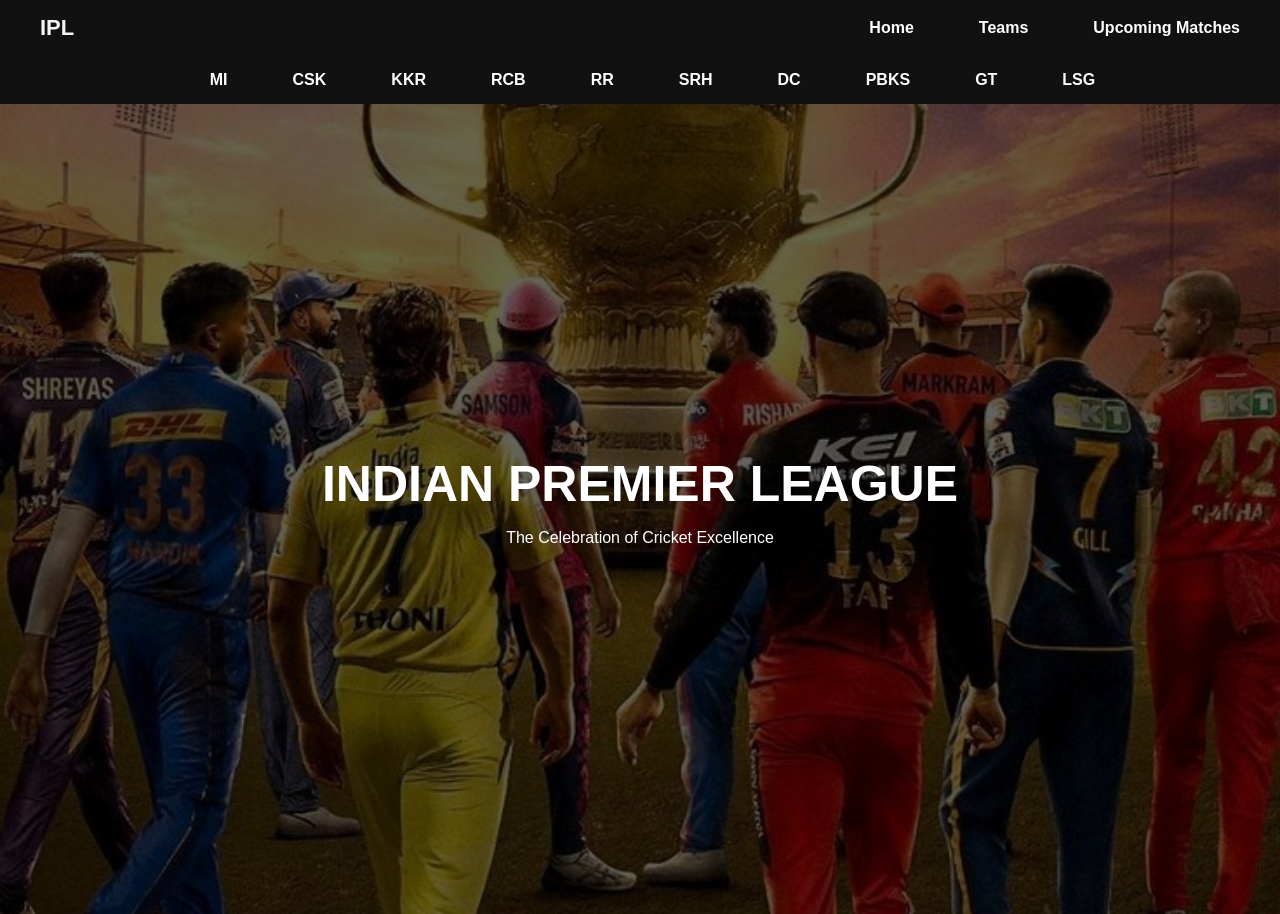
<file: index.html>
<!DOCTYPE html>
<html lang="en">
<head>
    <meta charset="UTF-8">
    <title>IPL Website</title>
    <link rel="stylesheet" href="style.css">
</head>
<body>

    <!-- NAVBAR -->
    <nav class="navbar">
        <div class="logo-text">IPL</div>
        <ul class="nav-links">
            <li><a href="index.html">Home</a></li>
            <li><a href="teams.html">Teams</a></li>
            <li><a href="score.html">Upcoming Matches</a></li>
        </ul>
    </nav>
    <nav class="navbar" > 
        <ul class="nav-links" style="margin:auto">
            <li><a href="mi.html">MI</a></li>
            <li><a href="csk.html">CSK</a></li>
            <li><a href="kkr.html">KKR</a></li>
            <li><a href="rcb.html">RCB</a></li>
            <li><a href="rr.html">RR</a></li>
            <li><a href="srh.html">SRH</a></li>
            <li><a href="dc.html">DC</a></li>
            <li><a href="pj.html">PBKS</a></li>
            <li><a href="gt.html">GT</a></li>
            <li><a href="lsg.html">LSG</a></li>
        </ul>
    </nav>

    <!-- HERO SECTION -->
    <section class="hero">
        <div class="hero-content">
            <h1><b>INDIAN PREMIER LEAGUE</b></h1>
            <p>The Celebration of Cricket Excellence</p>
        </div>
        <video autoplay muted loop id="bg-video">
  <source src="background.jpeg" type="video/mp4">
  Your browser does not support HTML5 video.
</video>
    </section>

</body>
</html>
</file>
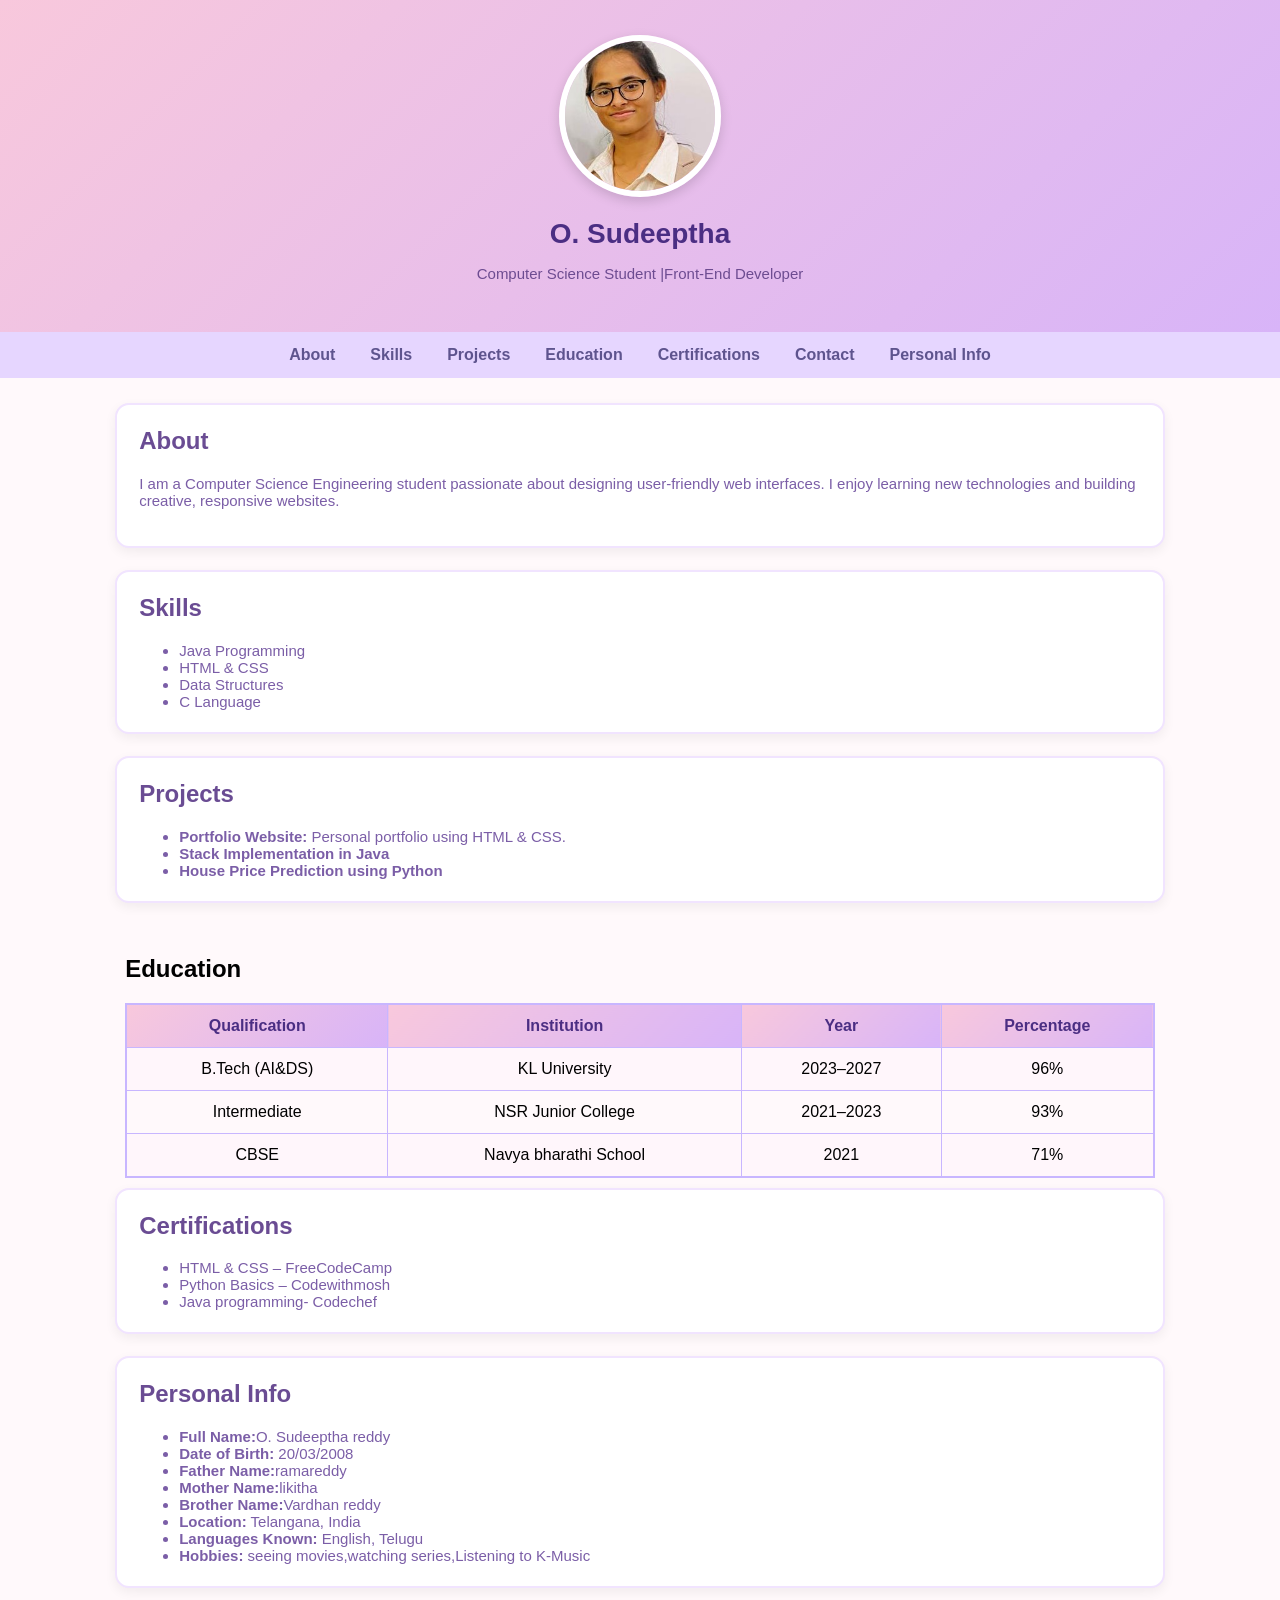
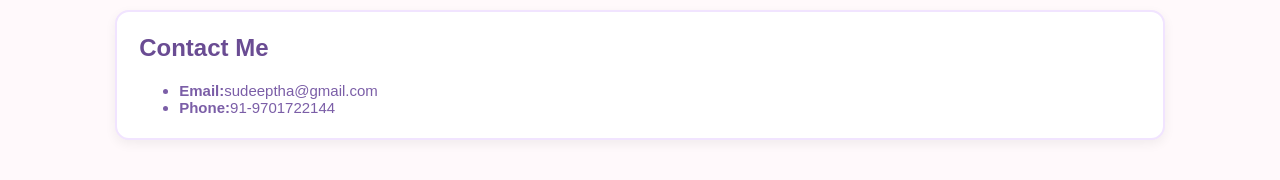
<file: resume.html>
<!DOCTYPE html>
<html lang="en">
<head>
  <meta charset="UTF-8" />
  <meta name="viewport" content="width=device-width, initial-scale=1.0"/>
  <title> Sudeeptha Portfolio</title>
  <style>
    body 
    {
      margin: 0;
      padding: 0;
      font-family: Verdana, Geneva, Tahoma, sans-serif;
      background: #fff9fb;
    }
    /* Table Styling */
table {
    width: 100%;
    border-collapse: collapse;
    margin-top: 15px;
    border: 2px solid #c8b6ff;   /* Outer border */
}

th, td {
    border: 1.5px solid #c8b6ff;  /* Row & column lines */
    padding: 12px;
    text-align: center;
}

th {
    background: linear-gradient(135deg, #f8c8dc, #d8b4f8);
    color: #4b2e83;
}

tr:nth-child(even) {
    background-color: #fff6fb;
}

    .header {
      text-align: center;
      padding: 35px 20px;
      background: linear-gradient(135deg, #f8c8dc, #d8b4f8);
      color: #4b2e83;
    }
    .profile-img {
      width: 150px;
      height: 150px;
      border-radius: 50%;
      border: 6px solid #ffffff;
      object-fit: cover;
      margin-bottom: 12px;
      box-shadow: 0 4px 12px rgba(0,0,0,0.15);
    }
    h1 
    {
      margin: 5px 0;
      font-size: 28px;
    }
    .tagline {
      font-size: 15px;
      color: #6d4c91;
    }
    .navbar {
      display: flex;
      justify-content: center;
      gap: 35px;
      background: #e6d6ff;
      padding: 14px 0;
      font-weight: bold;
    }
    .navbar a {
      color: #5e548e;
      text-decoration: none;
      transition: 0.3s;
    }
    .navbar a:hover {
      color: #ff8fab;
    }
    .container {
      width: 82%;
      margin: auto;
      margin-top: 25px;
      margin-bottom: 40px;
    }
    .section {
      padding: 22px;
      margin-bottom: 22px;
      border-radius: 14px;
      background: #ffffff;
      border: 2px solid #f1e4ff;
      box-shadow: 0px 4px 12px rgba(0,0,0,0.06);
    }
    .section h2 {
      margin-top: 0;
      color: #6a4c93;
    }

    ul {
      margin: 0;l̥ō
      padding-left: 20px;
      color: #7b5ea7;
      font-size: 15px;
    }

    p {
      color: #7b5ea7;
      font-size: 15px;
    }
    #education{
        padding: 10px;
    }
    .certifications{
        padding: 50px;
        margin: 20px;
    }
    .footer {
      text-align: center;
      padding: 16px;
      background: #e6d6ff;
      color: #5e548e;
      font-size: 14px;
    }

    .footer a {
      color: #ff8fab;
      text-decoration: none;
      font-weight: bold;
    }
    .footer a:hover {
      text-decoration: underline;
    }
  </style>
</head>
<body>
  <div class="header">
    <img src="respro.jpeg" alt="Profile Photo" class="profile-img">
    <h1>O. Sudeeptha </h1>
    <p class="tagline"> Computer Science Student |Front-End Developer  </p>
  </div>
  <div class="navbar">
    <a href="#about">About</a>
    <a href="#skills">Skills</a>
    <a href="#projects">Projects</a>
    <a href="#education">Education</a>
    <a href="#certifications">Certifications</a>
    <a href="#contact">Contact</a>
    <a href="#personal-info">Personal Info</a>
  </div>
  <div class="container">
    <div class="section" id="about">
      <h2>About </h2>
      <p>
        I am a Computer Science Engineering student passionate about designing
        user-friendly web interfaces. I enjoy learning new technologies and
        building creative, responsive websites.
      </p>
    </div>
    <div class="section" id="skills">
      <h2>Skills</h2>
      <ul>
        <li>Java Programming</li>
        <li>HTML & CSS</li>
        <li>Data Structures</li>
        <li>C Language</li>
      </ul>
    </div>
    <div class="section" id="projects">
      <h2>Projects</h2>
      <ul>
        <li><b>Portfolio Website:</b> Personal portfolio using HTML & CSS.</li>
        <li><b>Stack Implementation in Java</b></li>
            <li><b>House Price Prediction using Python</b></li>
      </div>
<!-- Education Section -->
<section id="education">
    <h2>Education</h2>
    <table>
        <tr>
            <th>Qualification</th>
            <th>Institution</th>
            <th>Year</th>
            <th>Percentage</th>
        </tr>
        <tr>
            <td>B.Tech (AI&DS)</td>
            <td>KL University</td>
            <td>2023–2027</td>
            <td>96%</td>
        </tr>
        <tr>
            <td>Intermediate</td>
            <td>NSR Junior College</td>
            <td>2021–2023</td>
            <td>93%</td>
        </tr>
        <tr>
            <td>CBSE</td>
            <td>Navya bharathi School</td>
            <td>2021</td>
            <td>71%</td>
        </tr>
    </table>
</section>

    <div class="section" id="certifications">
      <h2>Certifications</h2>
      <ul>
        <li>HTML & CSS – FreeCodeCamp</li>
        <li>Python Basics – Codewithmosh</li>
        <li>Java programming- Codechef</li>
      </ul>
    </div>
<div class="section" id="personal-info">
  <h2>Personal Info</h2>
  <ul>
    <li><b>Full Name:</b>O. Sudeeptha reddy </li>
    <li><b>Date of Birth:</b> 20/03/2008</li>
    <li><b>Father Name:</b>ramareddy</li>
    <li><b>Mother Name:</b>likitha</li>
    <li><b>Brother Name:</b>Vardhan reddy</li>
    <li><b>Location:</b> Telangana, India</li>
    <li><b>Languages Known:</b> English, Telugu</li>
    <li><b>Hobbies:</b> seeing movies,watching series,Listening to K-Music</li>
  </ul>
</div>
    <div class="section" id="contact">
      <h2>Contact Me</h2>
      <ul>
        <li><b>Email:</b>sudeeptha@gmail.com</li>
        <li><b>Phone:</b>91-9701722144</li>
          </a>
        </li>
      </ul>
    </div>
  </div>
  
</body>
</html>
</file>
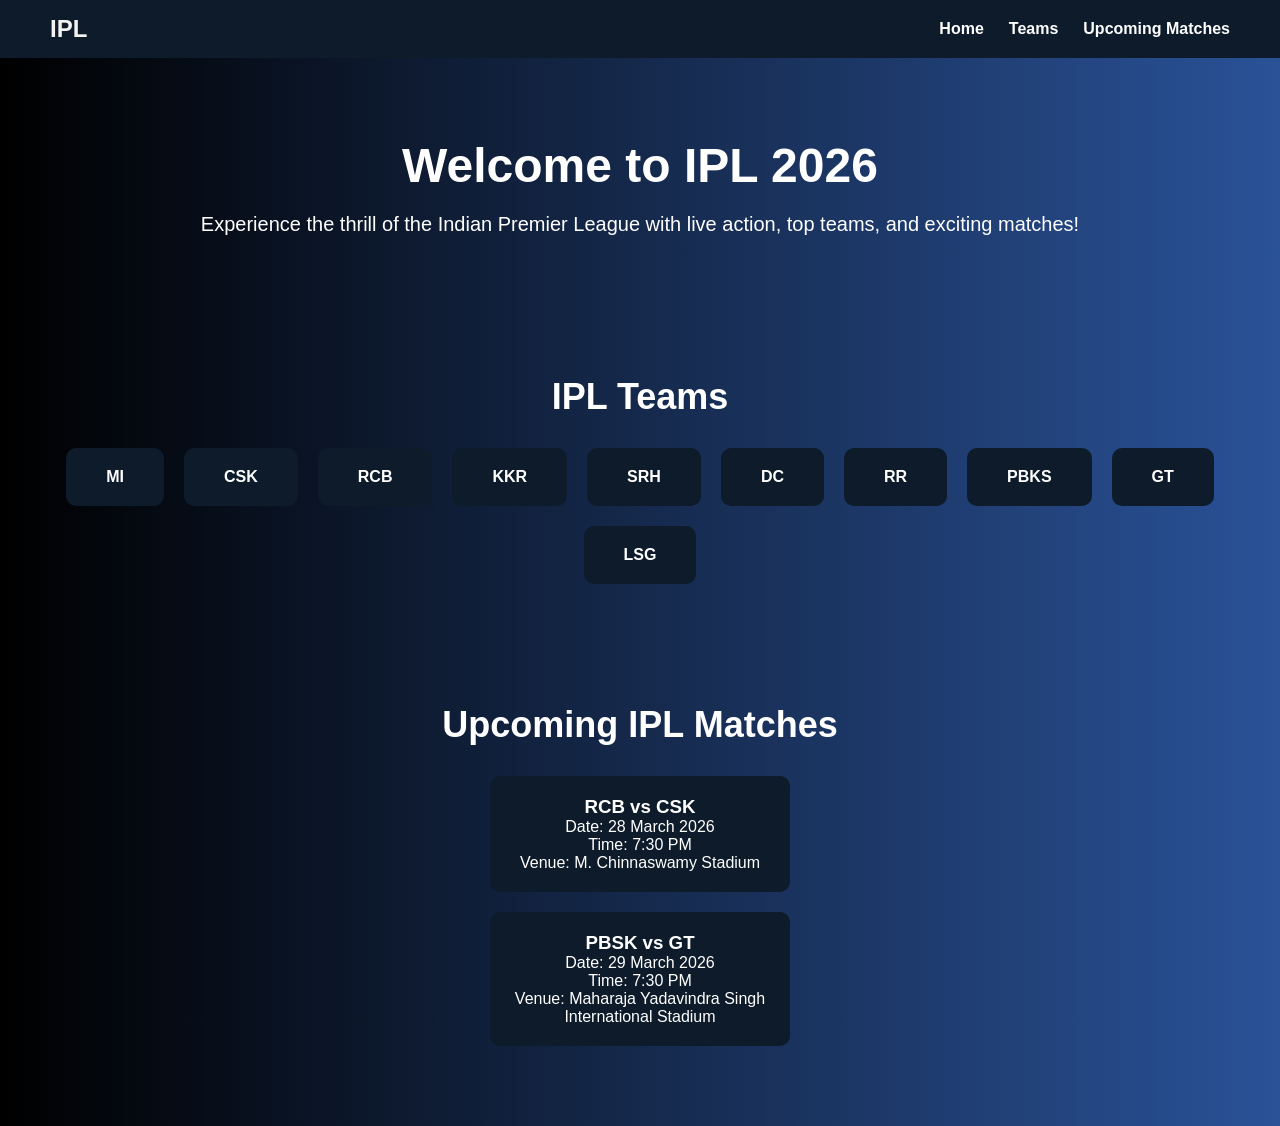
<file: score.html>
<!DOCTYPE html>
<html>
<head>
    <title>IPL Website</title>
    <link rel="stylesheet" href="viewscore.css">
</head>
<body>

    <!-- NAVBAR -->
    <nav class="navbar">
        <div class="logo">IPL   </div>
        <ul class="nav-links">
            <li><a href="index.html">Home</a></li>
            <li><a href="teams.html">Teams</a></li>
            <li><a href="score.html">Upcoming Matches</a></li>
        </ul>
    </nav>

    <!-- HOME SECTION -->
    <section id="home" class="home">
        <h1>Welcome to IPL 2026</h1>
        <p>Experience the thrill of the Indian Premier League with live action, top teams, and exciting matches!</p>
    </section>

    <!-- TEAMS SECTION -->
    <section id="teams" class="teams">
        <h2>IPL Teams</h2>
        <div class="team-container">
            <div class="team-card">MI</div>
            <div class="team-card">CSK</div>
            <div class="team-card">RCB</div>
            <div class="team-card">KKR</div>
            <div class="team-card">SRH</div>
            <div class="team-card">DC</div>
            <div class="team-card">RR</div>
            <div class="team-card">PBKS</div>
            <div class="team-card">GT</div>
            <div class="team-card">LSG</div>
        </div>
    </section>

    <!-- UPCOMING MATCHES SECTION -->
    <section id="matches" class="matches">
        <h2>Upcoming IPL Matches</h2>

        <div class="match-card">
            <h3>RCB vs CSK</h3>
            <p>Date: 28 March 2026</p>
            <p>Time: 7:30 PM</p>
            <p>Venue:  M. Chinnaswamy Stadium</p>
        </div>

        <div class="match-card">
            <h3>PBSK vs GT</h3>
            <p>Date: 29 March 2026</p>
            <p>Time: 7:30 PM</p>
            <p>Venue: Maharaja Yadavindra Singh International Stadium</p>
        </div>


    </section>

</body>
</html>
</file>
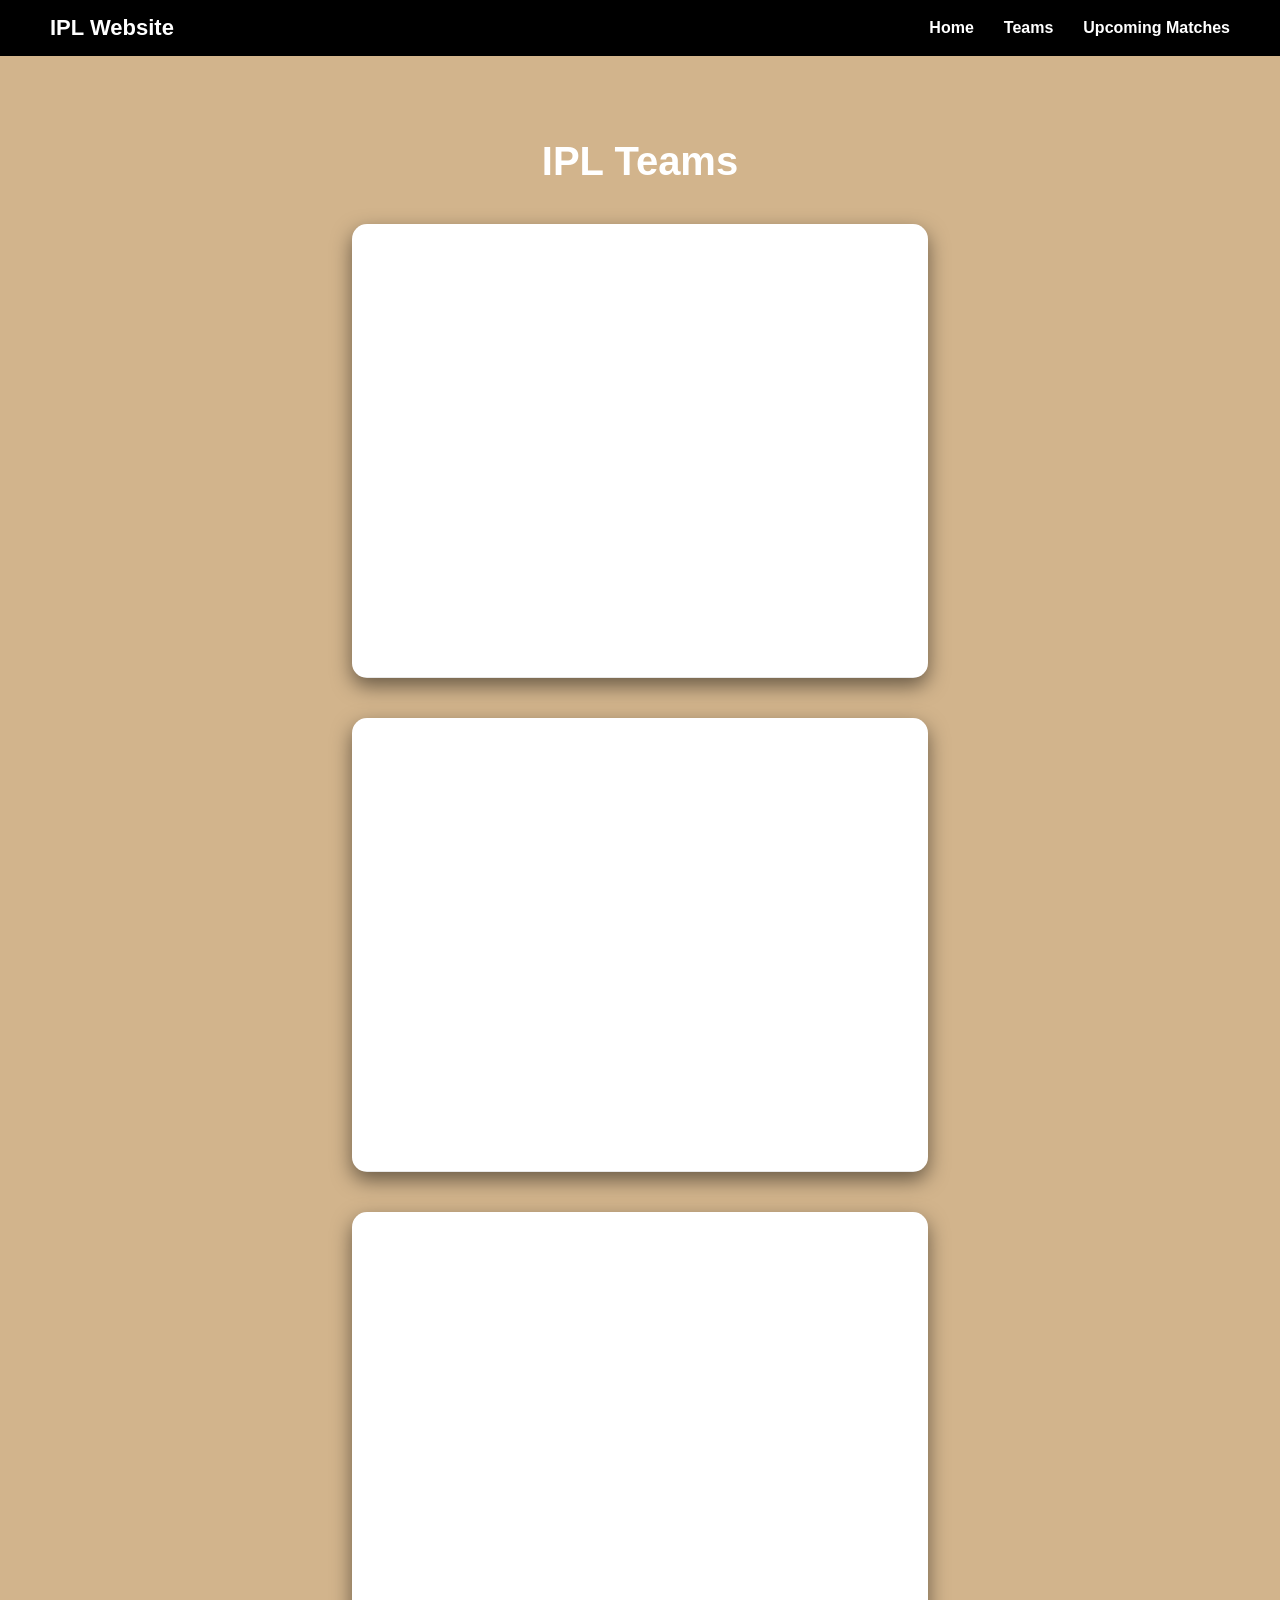
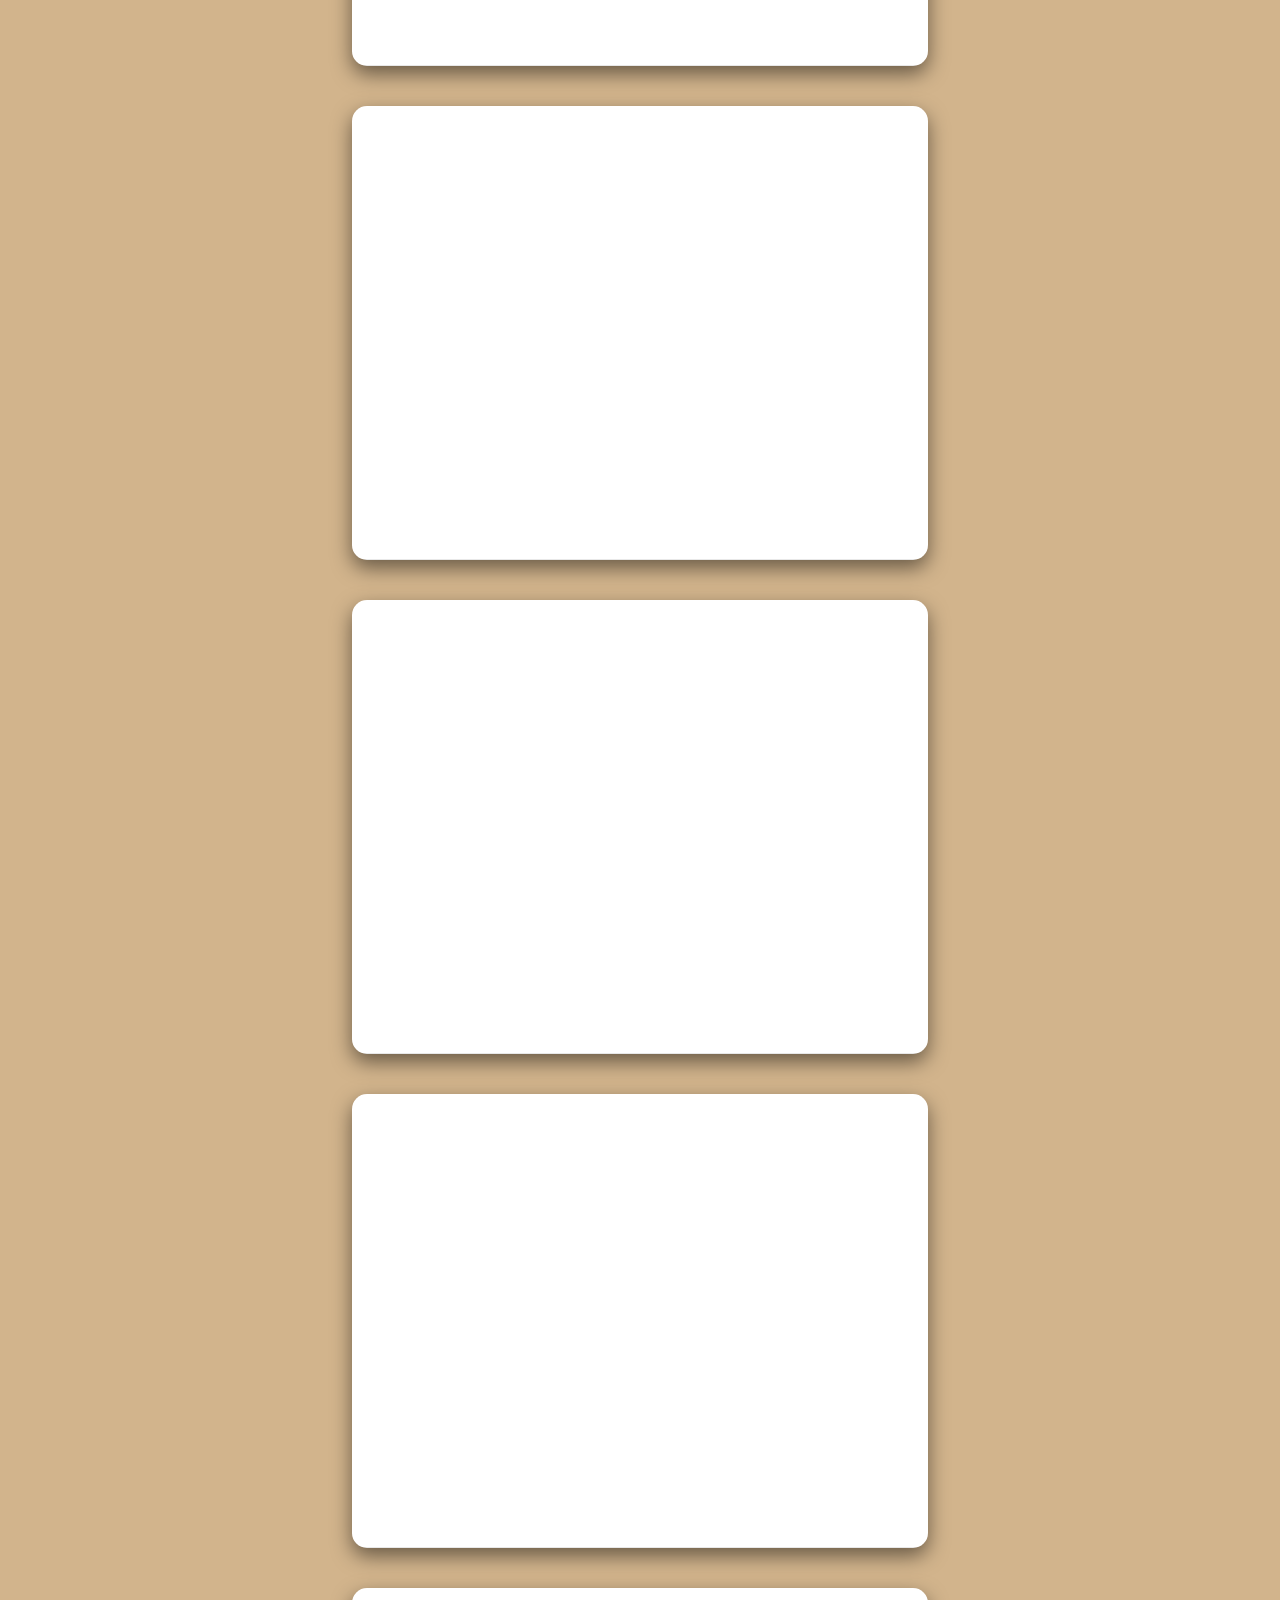
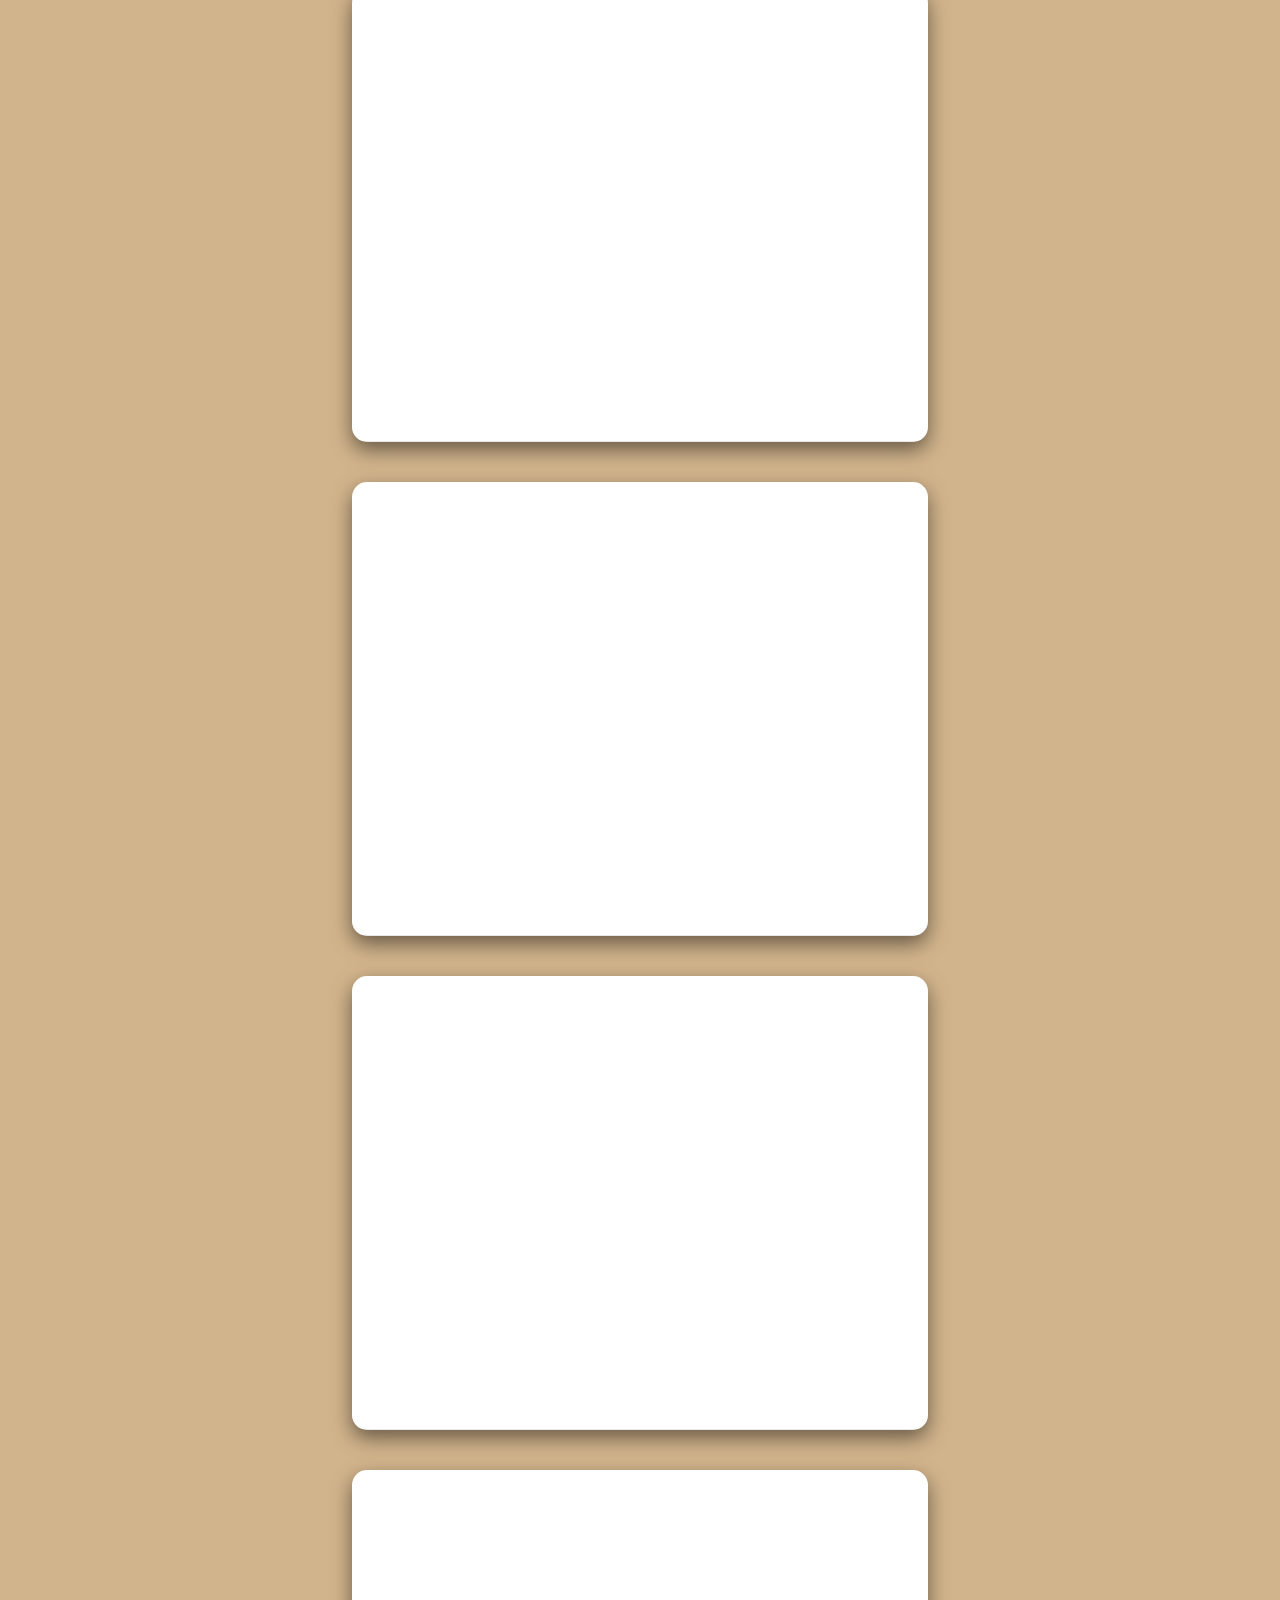
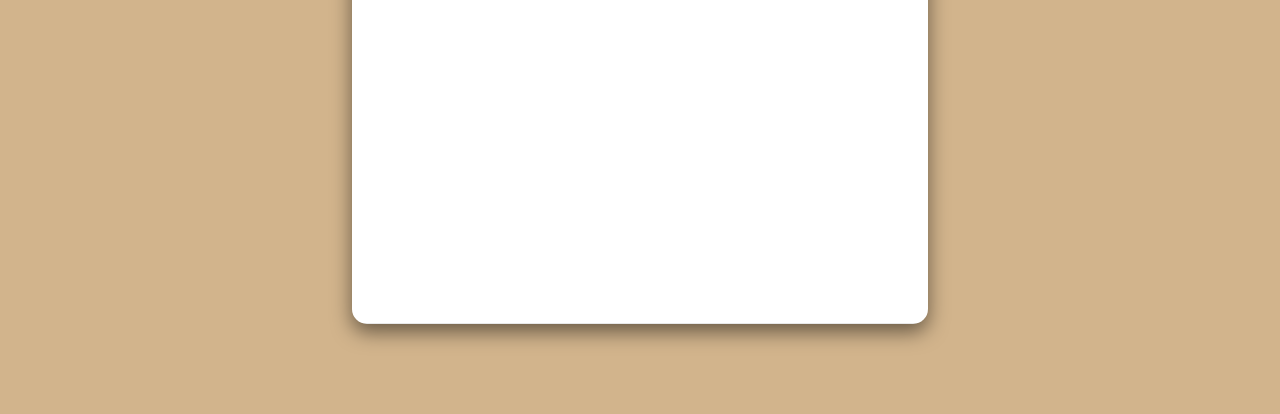
<file: teams.html>
<!DOCTYPE html>
<html>
<head>
    <title>IPL Teams</title>
    <link rel="stylesheet" href="teams.css">
</head>
<body>
    

    <!-- NAVBAR -->
    <nav class="navbar">
        <div class="logo-text">IPL Website</div>
        <ul class="nav-links">
            <li><a href="index.html">Home</a></li>
            <li><a href="teams.html">Teams</a></li>
            <li><a href="score.html">Upcoming Matches</a></li>
        </ul>
    </nav>

    <section class="teams-section">
        <h1>IPL Teams</h1>

        <!-- Mumbai Indians -->
        <div class="team-row">
            <video autoplay muted loop class="team-video">
                <source src="mi.mp4" type="video/mp4">
            </video>
            <div class="team-overlay">
                <h2>MUMBAI INDIANS</h2>
            </div>
        </div>

        <!-- Chennai Super Kings -->
        <div class="team-row">
            <video autoplay muted loop class="team-video">
                <source src="csk.mp4" type="video/mp4">
            </video>
            <div class="team-overlay">
                <h2>CHENNAI SUPER KINGS</h2>
            </div>
        </div>

        <!-- Kolkata Knight Riders -->
        <div class="team-row">
            <video autoplay muted loop class="team-video">
                <source src="kkr1.mp4" type="video/mp4">
            </video>
            <div class="team-overlay">
                <h2>KOLKATA KNIGHT RIDERS</h2>
            </div>
        </div>

        <!-- Royal Challengers Bangalore -->
        <div class="team-row">
            <video autoplay muted loop class="team-video">
                <source src="rcb.mp4" type="video/mp4">
            </video>
            <div class="team-overlay">
                <h2>ROYAL CHALLENGERS BANGALURU</h2>
            </div>
        </div>

        <!-- Rajasthan Royals -->
        <div class="team-row">
            <video autoplay muted loop class="team-video">
                <source src="rr.mp4" type="video/mp4">
            </video>
            <div class="team-overlay">
                <h2>RRAJASTHAN ROYALS</h2>
            </div>
        </div>

        <!-- Sunrisers Hyderabad -->
        <div class="team-row">
            <video autoplay muted loop class="team-video">
                <source src="srh.mp4" type="video/mp4">
            </video>
            <div class="team-overlay">
                <h2>SUNRISERS HYDERABAD</h2>
            </div>
        </div>

        <!-- Delhi Capitals -->
        <div class="team-row">
            <video autoplay muted loop class="team-video">
                <source src="dc.mp4" type="video/mp4">
            </video>
            <div class="team-overlay">
                <h2>DELHI CAPITALS</h2>
            </div>
        </div>

        <!-- Punjab Kings -->
        <div class="team-row">
            <video autoplay muted loop class="team-video">
                <source src="pbsk.mp4" type="video/mp4">
            </video>
            <div class="team-overlay">
                <h2>PUNJAB KINGS</h2>
            </div>
        </div>

        <!-- Gujarat Titans -->
        <div class="team-row">
            <video autoplay muted loop class="team-video">
                <source src="gt.mp4" type="video/mp4">
            </video>
            <div class="team-overlay">
                <h2>GUJARAT TITANS</h2>
            </div>
        </div>

        <!-- Lucknow Super Giants -->
        <div class="team-row">
            <video autoplay muted loop class="team-video">
                <source src="lsg.mp4" type="video/mp4">
            </video>
            <div class="team-overlay">
                <h2>LUCKNOW SUPER GIANTS</h2>
            </div>
        </div>

    </section>

</body>
</html>
</file>
<file: style.css>
/* Body */
body {
    margin: 0;
    font-family: Arial, Helvetica, sans-serif;
}
body{
background-image:url("background.jpeg");
background-size:cover;
background-position:center;
background-repeat:no-repeat;
height:100vh;
margin:0;
}
/* NAVBAR */
.navbar {
    display: flex;
    justify-content: space-between;
    align-items: center;
    background-color: #111;
    padding: 15px 40px;
}
.nav-links {
    display: flex;
    justify-content: center;   /* center them */
    gap: 40px;                 /* space between each item */
    list-style: none;
    padding: 0;
}

.logo-text {
    color: whitesmoke;
    font-size: 22px;
    font-weight: bold;
}

.nav-links {
    list-style: none;
    display: flex;
    margin: 0;
    padding: 0;
}

.nav-links li {
    margin-left: 25px;
}

.nav-links a {
    color: white;
    text-decoration: none;
    font-weight: bold;
    transition: 0.3s;.background-video{
    position: fixed;
    top: 0;
    left: 0;
    width: 100%;
    height: 100%;
    object-fit: cover;
    z-index: -1;
}
}

.nav-links a:hover {
    color: whitesmoke
}

/* HERO SECTION */
.hero {
    position: relative;
    height: 90vh;
    background: url('') no-repeat center center/cover;
    display: flex;
    justify-content: center;
    align-items: center;
    color: white;
    text-align: center;
}

/* Dark overlay */
.hero::before {
    content: "";
    position: absolute;
    top: 0;
    left: 0;
    width: 100%;
    height: 100%;
    background-color: rgba(0,0,0,0.6);
}

/* Text Content */
.hero-content {
    position: relative;
    z-index: 1;
}

.hero h1 {
    font-size: 50px;
    margin: 0;
}

/* IPL Logo Top Left */
.ipl-logo {
    position: absolute;
    top: 20px;
    left: 20px;
    width: 80px;
    z-index: 2;
}

/* FOOTER */
footer {
    background-color: #111;
    color: white;
    text-align: center;
    padding: 15px;
}
#bg-video {
  position: fixed;
  top: 0;
  left: 0;
  width: 100%;
  height: 100%;
  object-fit: cover;
  z-index: -1; /* behind content */
}
</file>
<file: viewscore.css>
/* RESET */
* {
    margin: 0;
    padding: 0;
    box-sizing: border-box;
    font-family: Arial, Helvetica, sans-serif;
}

/* BODY */
body {
    background: linear-gradient(to right, black, #2a5298);
    color: white;
}

/* NAVBAR */
.navbar {
    display: flex;
    justify-content: space-between;
    align-items: center;
    background-color: #0d1b2a;
    padding: 15px 50px;
}

.logo {
    font-size: 24px;
    font-weight: bold;
    color: #f3f3f1;
}

.nav-links {
    list-style: none;
    display: flex;
}

.nav-links li {
    margin-left: 25px;
}

.nav-links a {
    text-decoration: none;
    color: white;
    font-weight: bold;
    transition: 0.3s ease;
}

.nav-links a:hover {
    color: gold;
}

/* HOME */
.home {
    text-align: center;
    padding: 80px 20px;
}

.home h1 {
    font-size: 48px;
    margin-bottom: 20px;
    color: white;
}

.home p {
    font-size: 20px;
}

/* TEAMS */
.teams {
    text-align: center;
    padding: 60px 20px;
}

.teams h2 {
    margin-bottom: 30px;
    font-size: 36px;
    color: white;
}

.team-container {
    display: flex;
    flex-wrap: wrap;
    justify-content: center;
    gap: 20px;
}

.team-card {
    background-color: #0d1b2a;
    padding: 20px 40px;
    border-radius: 10px;
    font-weight: bold;
    transition: 0.3s ease;
    cursor: pointer;
}

.team-card:hover {
    background-color: lightskyblue;
    color: black;
    transform: scale(1.1);
}

/* MATCHES */
.matches {
    text-align: center;
    padding: 60px 20px;
}

.matches h2 {
    margin-bottom: 30px;
    font-size: 36px;
    color: white;
}

.match-card {
    background-color: #0d1b2a;
    width: 300px;
    margin: 20px auto;
    padding: 20px;
    border-radius: 10px;
    transition: 0.3s ease;
}

.match-card:hover {
    transform: scale(1.05);
    background-color: tan;
    color: black;
}

/* FOOTER */
.footer {
    background-color: #0d1b2a;
    text-align: center;
    padding: 15px;
    margin-top: 40px;
}
</file>
<file: teams.css>
/* BODY */
body {
    margin: 0;
    font-family: Arial, sans-serif;
    background-color: tan ;
}

/* ================= NAVBAR ================= */
.navbar {
    display: flex;
    justify-content: space-between;
    align-items: center;
    background-color: black;
    padding: 15px 50px;
    position: sticky;
    top: 0;
    z-index: 1000;
}

.logo-text {
    color: white;
    font-size: 22px;
    font-weight: bold;
}

.nav-links {
    list-style: none;
    display: flex;
    margin: 0;
    padding: 0;
}

.nav-links li {
    margin-left: 30px;
}

.nav-links a {
    text-decoration: none;
    color: rgb(255, 255, 255);
    font-weight: bold;
    transition: 0.3s;
}

.nav-links a:hover {
    color: yellow;
}

/* ================= SECTION ================= */
.teams-section {
    text-align: center;
    padding: 50px 0;
    color: white;
}

.teams-section h1 {
    font-size: 40px;
    margin-bottom: 40px;
}

/* ================= TEAM ROW ================= */
.team-row {
    position: relative;
    width: 45%;
    margin: 40px auto;
    border-radius: 15px;
    overflow: hidden;
    cursor: pointer;
    box-shadow: 0 8px 20px rgba(0,0,0,0.5);
    background-color:white;
}

/* VIDEO */
.team-row video.team-video {
    width: 100%;
    height: 450px;
    object-fit: cover;
    transition: 0.5s ease;
}

/* OVERLAY */
.team-overlay {
    position: absolute;
    bottom: 0;
    left: 0;
    width: 100%;
    background: gray;
    color: whitesmoke;
    padding: 30px;
    transform: translateY(100%);
    transition: 0.5s ease;
}

/* HOVER EFFECTS */
.team-row:hover video.team-video {
    transform: scale(1.05);
}

.team-row:hover .team-overlay {
    transform: translateY(0);
}
</file>
